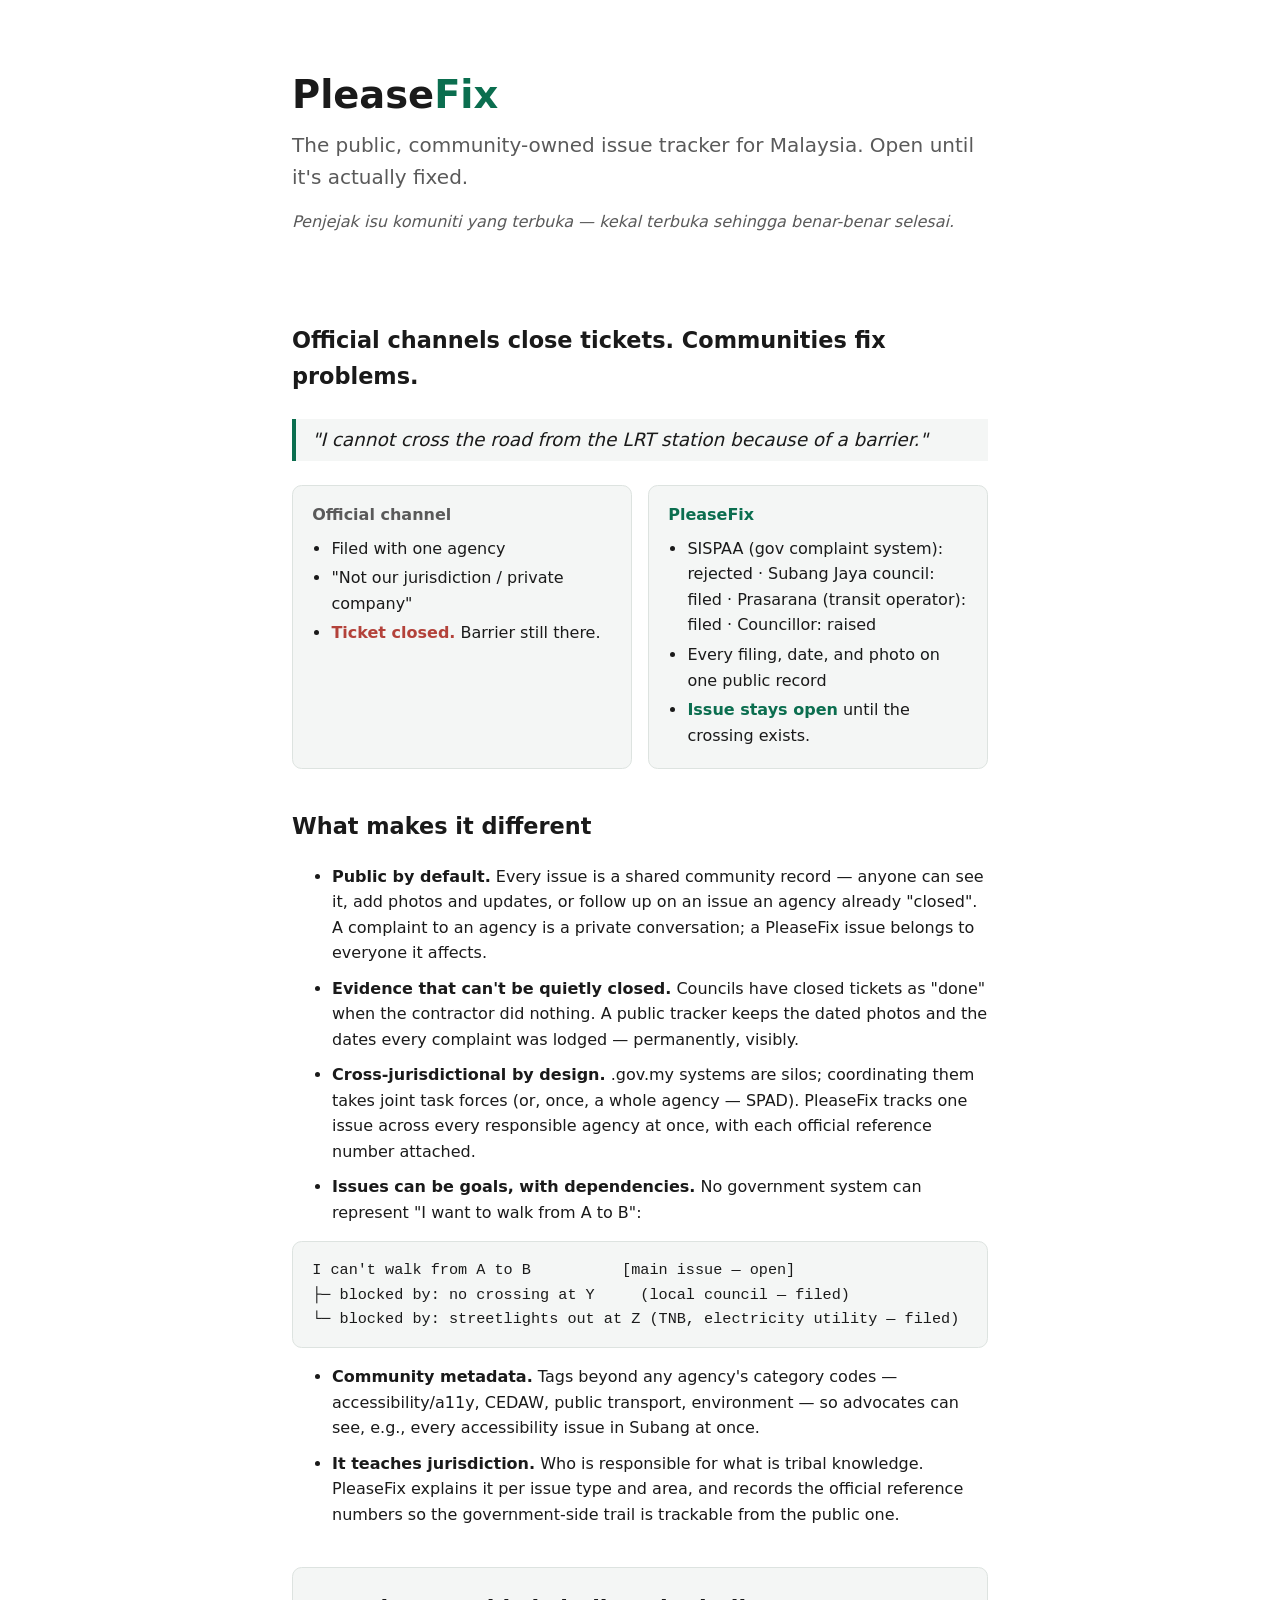
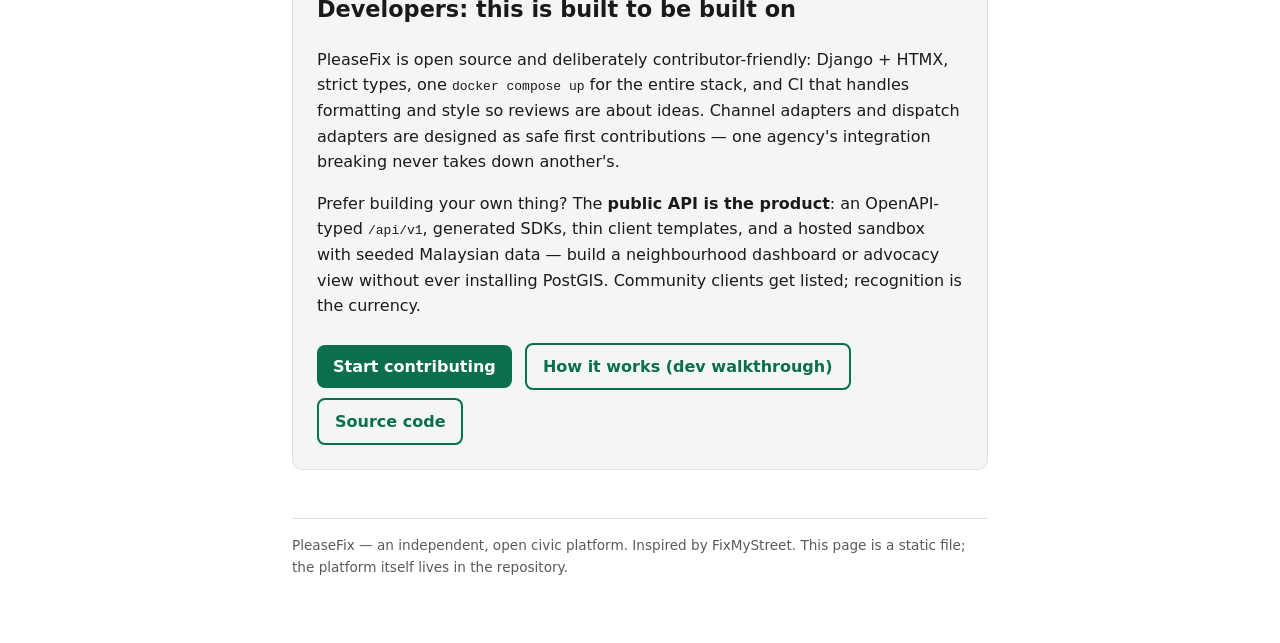
<file: site/index.html>
<!doctype html>
<html lang="en">
<head>
<meta charset="utf-8">
<meta name="viewport" content="width=device-width, initial-scale=1">
<title>PleaseFix — the public issue tracker for Malaysia</title>
<meta name="description" content="Report community problems, track every agency filing publicly, and keep issues open until they are actually fixed.">
<style>
  :root {
    --fg: #1a1a1a; --bg: #ffffff; --accent: #0b6e4f; --accent-2: #0b4f6e;
    --muted: #5a5a5a; --card: #f4f6f5; --border: #dde3e0;
  }
  @media (prefers-color-scheme: dark) {
    :root {
      --fg: #eaeaea; --bg: #121212; --accent: #4cc38a; --accent-2: #6fb6d8;
      --muted: #a0a0a0; --card: #1d211f; --border: #2e3532;
    }
  }
  * { box-sizing: border-box; }
  body { margin: 0; font-family: system-ui, -apple-system, sans-serif;
         color: var(--fg); background: var(--bg); line-height: 1.6; }
  main { max-width: 46rem; margin: 0 auto; padding: 0 1.25rem 4rem; }
  .hero { padding: 4rem 0 2rem; }
  .hero h1 { font-size: 2.4rem; margin: 0 0 .25rem; }
  .hero h1 span { color: var(--accent); }
  .hero .tagline { font-size: 1.25rem; color: var(--muted); margin: 0 0 1rem; }
  .hero .bm { font-style: italic; color: var(--muted); }
  h2 { margin-top: 2.5rem; font-size: 1.4rem; }
  .compare { display: grid; grid-template-columns: 1fr 1fr; gap: 1rem; margin: 1.5rem 0; }
  @media (max-width: 40rem) { .compare { grid-template-columns: 1fr; } }
  .card { background: var(--card); border: 1px solid var(--border);
          border-radius: .6rem; padding: 1rem 1.2rem; }
  .card h3 { margin: 0 0 .5rem; font-size: 1rem; }
  .card.official h3 { color: var(--muted); }
  .card.community h3 { color: var(--accent); }
  .card ul { margin: .3rem 0 0; padding-left: 1.2rem; }
  .card li { margin: .25rem 0; }
  .closed { color: #b3423a; font-weight: 600; }
  .open { color: var(--accent); font-weight: 600; }
  .quote { border-left: 4px solid var(--accent); padding: .4rem 1rem;
           margin: 1.5rem 0; font-size: 1.15rem; font-style: italic; background: var(--card); }
  .deps { font-family: ui-monospace, monospace; font-size: .95rem;
          background: var(--card); border: 1px solid var(--border);
          border-radius: .6rem; padding: 1rem 1.2rem; overflow-x: auto; white-space: pre; }
  .points li { margin: .6rem 0; }
  .cta { margin-top: 2.5rem; padding: 1.5rem; border-radius: .6rem;
         background: var(--card); border: 1px solid var(--border); }
  .cta h2 { margin-top: 0; }
  a { color: var(--accent-2); }
  .btn { display: inline-block; margin: .5rem .5rem 0 0; padding: .55rem 1rem;
         border-radius: .5rem; background: var(--accent); color: #fff;
         text-decoration: none; font-weight: 600; }
  .btn.alt { background: transparent; color: var(--accent);
             border: 2px solid var(--accent); }
  footer { color: var(--muted); font-size: .85rem; margin-top: 3rem;
           border-top: 1px solid var(--border); padding-top: 1rem; }
</style>
</head>
<body>
<main>
  <div class="hero">
    <h1>Please<span>Fix</span></h1>
    <p class="tagline">The public, community-owned issue tracker for Malaysia.
      Open until it's actually fixed.</p>
    <p class="bm">Penjejak isu komuniti yang terbuka — kekal terbuka sehingga benar-benar selesai.</p>
  </div>

  <h2>Official channels close tickets. Communities fix problems.</h2>
  <div class="quote">"I cannot cross the road from the LRT station because of a barrier."</div>

  <div class="compare">
    <div class="card official">
      <h3>Official channel</h3>
      <ul>
        <li>Filed with one agency</li>
        <li>"Not our jurisdiction / private company"</li>
        <li><span class="closed">Ticket closed.</span> Barrier still there.</li>
      </ul>
    </div>
    <div class="card community">
      <h3>PleaseFix</h3>
      <ul>
        <li>SISPAA (gov complaint system): rejected · Subang Jaya council: filed · Prasarana (transit operator): filed · Councillor: raised</li>
        <li>Every filing, date, and photo on one public record</li>
        <li><span class="open">Issue stays open</span> until the crossing exists.</li>
      </ul>
    </div>
  </div>

  <h2>What makes it different</h2>
  <ul class="points">
    <li><strong>Public by default.</strong> Every issue is a shared community
      record — anyone can see it, add photos and updates, or follow up on an
      issue an agency already "closed". A complaint to an agency is a private
      conversation; a PleaseFix issue belongs to everyone it affects.</li>
    <li><strong>Evidence that can't be quietly closed.</strong> Councils have
      closed tickets as "done" when the contractor did nothing. A public
      tracker keeps the dated photos and the dates every complaint was lodged
      — permanently, visibly.</li>
    <li><strong>Cross-jurisdictional by design.</strong> .gov.my systems are
      silos; coordinating them takes joint task forces (or, once, a whole
      agency — SPAD). PleaseFix tracks one issue across every responsible
      agency at once, with each official reference number attached.</li>
    <li><strong>Issues can be goals, with dependencies.</strong> No government
      system can represent "I want to walk from A to B":</li>
  </ul>

  <div class="deps">I can't walk from A to B          [main issue — open]
├─ blocked by: no crossing at Y     (local council — filed)
└─ blocked by: streetlights out at Z (TNB, electricity utility — filed)</div>

  <ul class="points">
    <li><strong>Community metadata.</strong> Tags beyond any agency's
      category codes — accessibility/a11y, CEDAW, public transport,
      environment — so advocates can see, e.g., every accessibility issue in
      Subang at once.</li>
    <li><strong>It teaches jurisdiction.</strong> Who is responsible for what
      is tribal knowledge. PleaseFix explains it per issue type and area, and
      records the official reference numbers so the government-side trail is
      trackable from the public one.</li>
  </ul>

  <div class="cta">
    <h2>Developers: this is built to be built on</h2>
    <p>PleaseFix is open source and deliberately contributor-friendly:
      Django + HTMX, strict types, one <code>docker compose up</code> for the
      entire stack, and CI that handles formatting and style so reviews are
      about ideas. Channel adapters and dispatch adapters are designed as
      safe first contributions — one agency's integration breaking never
      takes down another's.</p>
    <p>Prefer building your own thing? The <strong>public API is the
      product</strong>: an OpenAPI-typed <code>/api/v1</code>, generated
      SDKs, thin client templates, and a hosted sandbox with seeded
      Malaysian data — build a neighbourhood dashboard or advocacy view
      without ever installing PostGIS. Community clients get listed;
      recognition is the currency.</p>
    <a class="btn" href="contribute.html">Start contributing</a>
    <a class="btn alt" href="dev.html">How it works (dev walkthrough)</a>
    <a class="btn alt" href="https://github.com/pleasefix-1/pleasefix">Source code</a>
  </div>

  <footer>
    PleaseFix — an independent, open civic platform. Inspired by
    FixMyStreet. This page is a static file; the platform itself lives in
    the repository.
  </footer>
</main>
</body>
</html>
</file>
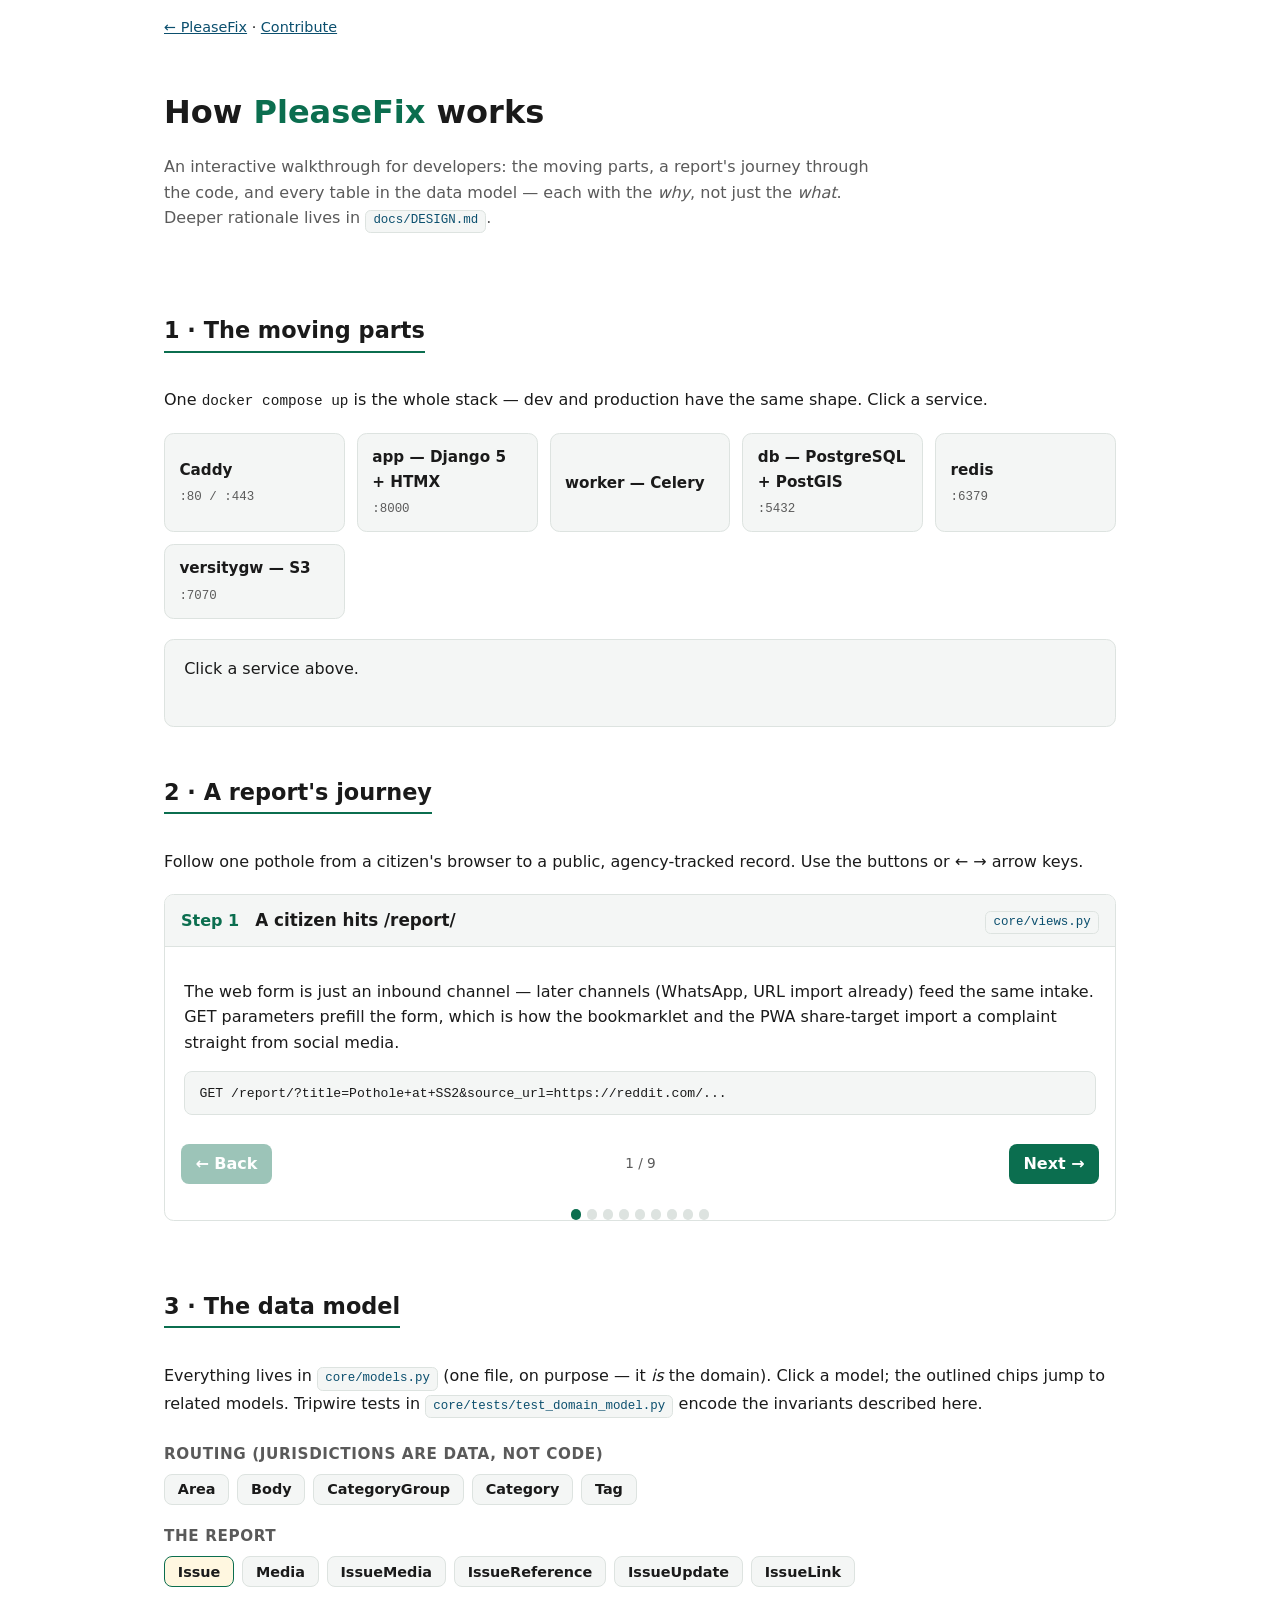
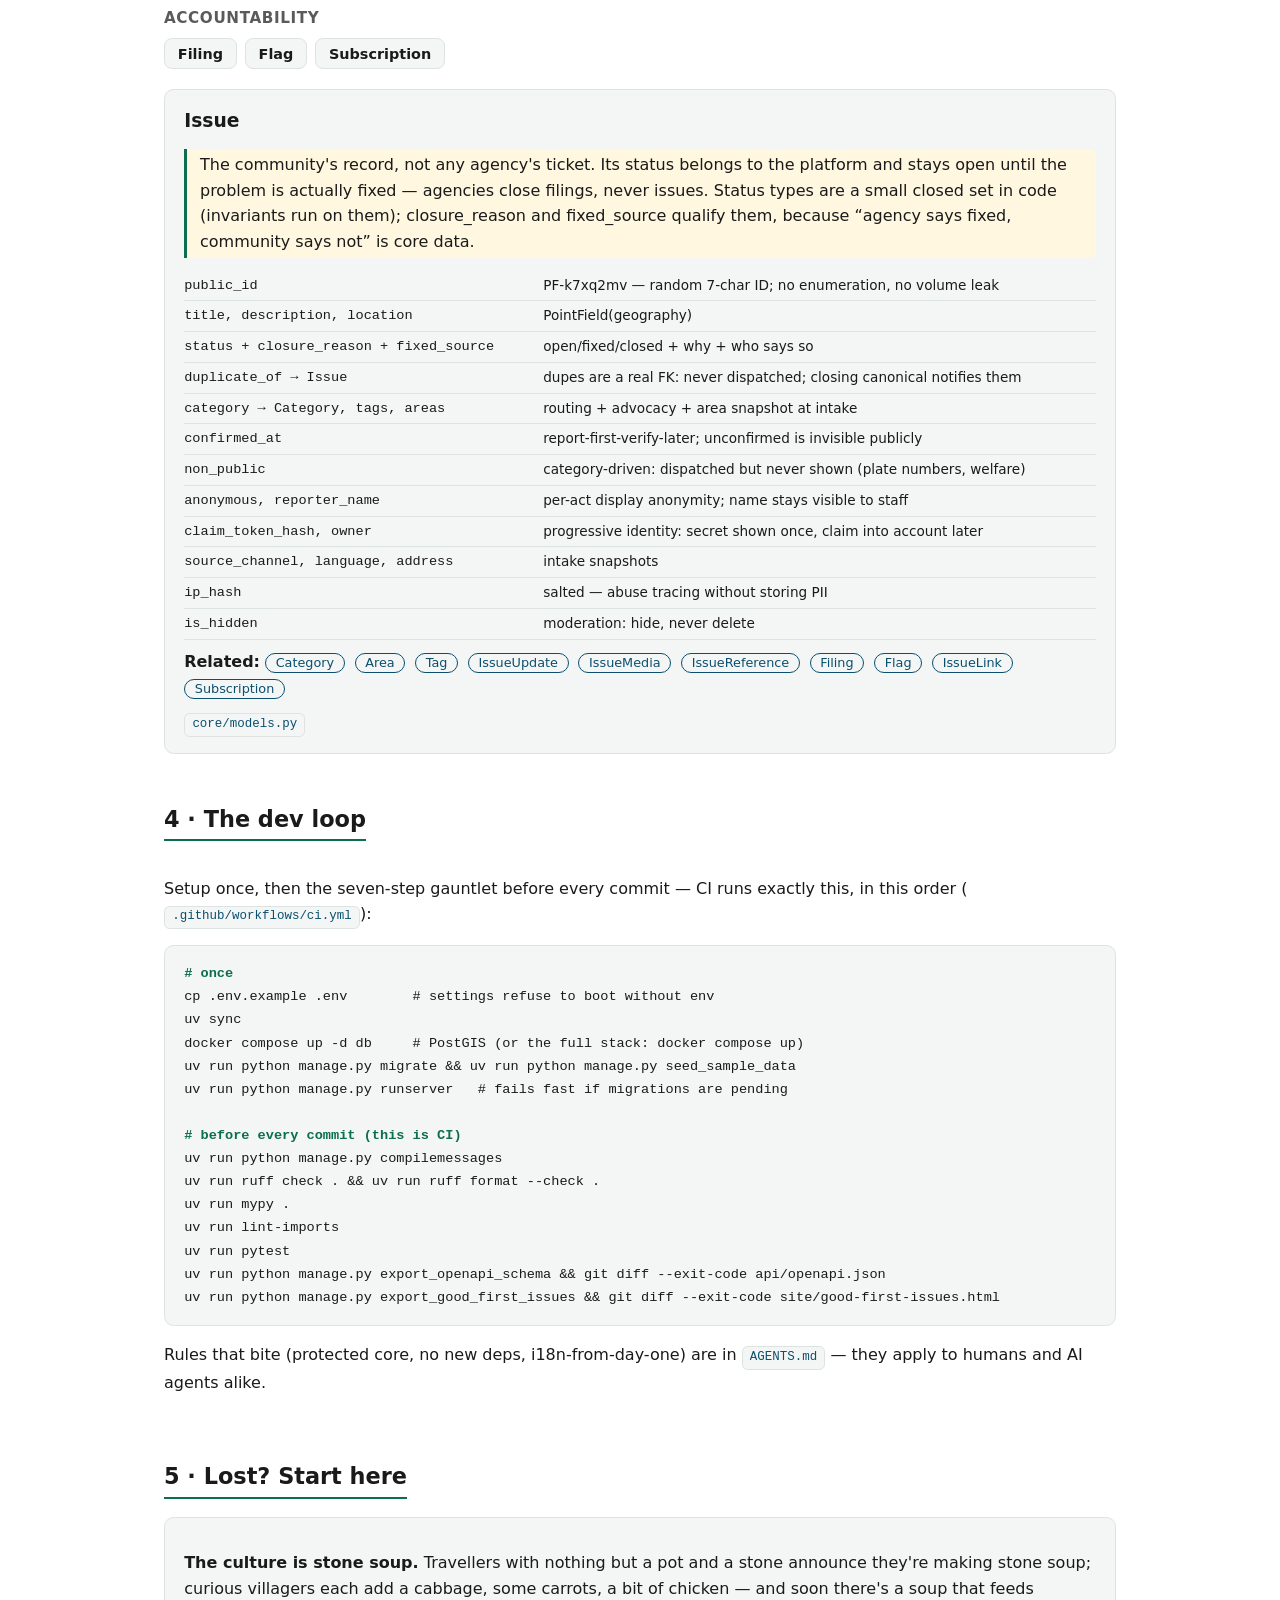
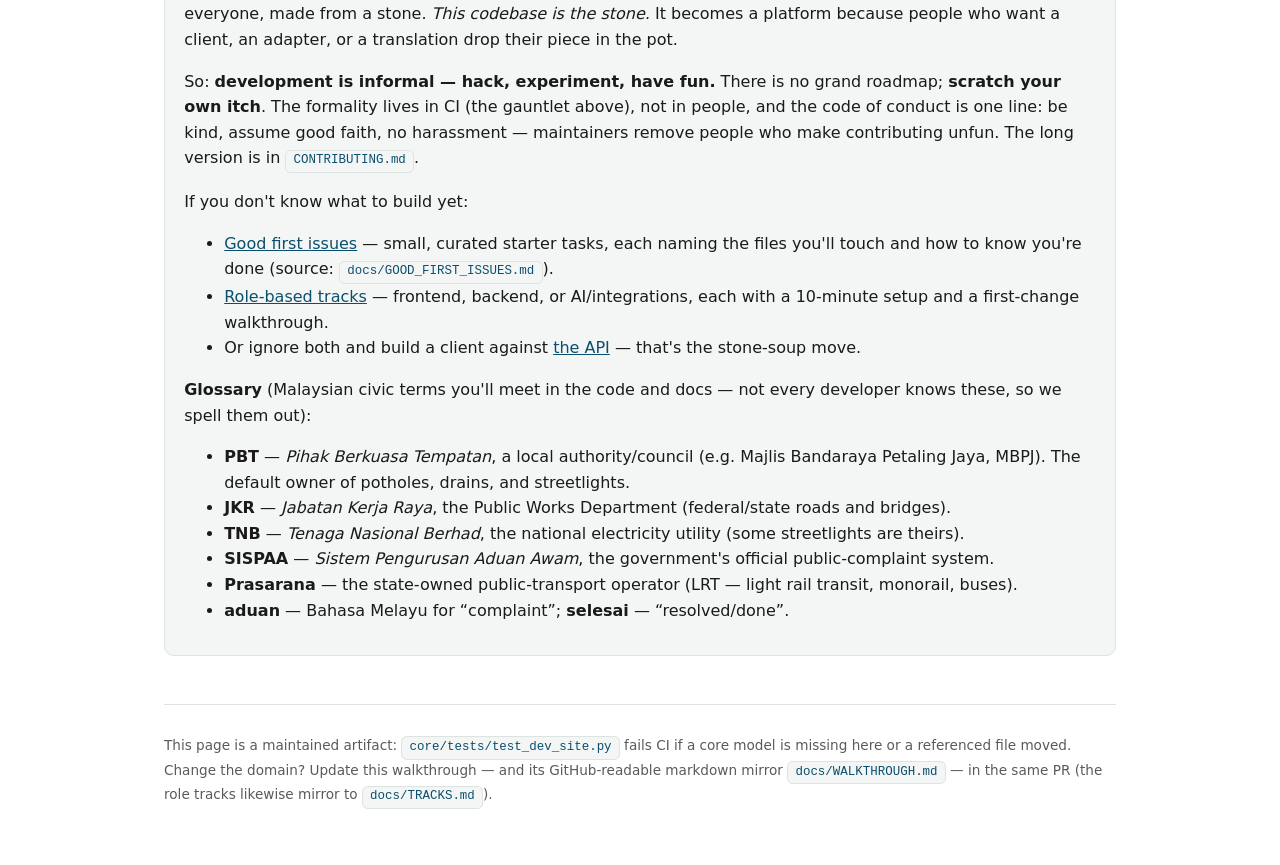
<file: site/dev.html>
<!doctype html>
<html lang="en">
<head>
<meta charset="utf-8">
<meta name="viewport" content="width=device-width, initial-scale=1">
<title>How PleaseFix works — developer walkthrough</title>
<meta name="description" content="Interactive walkthrough of the PleaseFix architecture, a report's journey through the code, and the full data model.">
<!--
  MAINTAINED ARTIFACT: this page is kept in sync with the code by
  core/tests/test_dev_site.py — every core model must appear as a
  data-model card, and every data-file reference must exist on disk.
  When you change the domain model or move files, update this page in
  the same PR (see AGENTS.md).
-->
<style>
  :root {
    --fg: #1a1a1a; --bg: #ffffff; --accent: #0b6e4f; --accent-2: #0b4f6e;
    --muted: #5a5a5a; --card: #f4f6f5; --border: #dde3e0; --hl: #fff7e0;
  }
  @media (prefers-color-scheme: dark) {
    :root {
      --fg: #eaeaea; --bg: #121212; --accent: #4cc38a; --accent-2: #6fb6d8;
      --muted: #a0a0a0; --card: #1d211f; --border: #2e3532; --hl: #2a2618;
    }
  }
  * { box-sizing: border-box; }
  body { margin: 0; font-family: system-ui, -apple-system, sans-serif;
         color: var(--fg); background: var(--bg); line-height: 1.6; }
  main { max-width: 62rem; margin: 0 auto; padding: 0 1.25rem 4rem; }
  .hero { padding: 3rem 0 1rem; }
  .hero h1 { font-size: 2rem; margin: 0 0 .25rem; }
  .hero h1 span { color: var(--accent); }
  .hero p { color: var(--muted); max-width: 46rem; }
  nav.crumbs { padding-top: 1rem; font-size: .9rem; }
  h2 { margin-top: 3rem; font-size: 1.4rem; border-bottom: 2px solid var(--accent);
       display: inline-block; padding-bottom: .1rem; }
  a { color: var(--accent-2); }
  code, .mono { font-family: ui-monospace, SFMono-Regular, monospace; font-size: .9em; }
  .filetag { display: inline-block; font-family: ui-monospace, monospace; font-size: .78rem;
             background: var(--card); border: 1px solid var(--border); border-radius: .35rem;
             padding: .05rem .45rem; color: var(--accent-2); white-space: nowrap; }
  .card { background: var(--card); border: 1px solid var(--border);
          border-radius: .6rem; padding: 1rem 1.2rem; }

  /* Architecture map */
  .arch { display: grid; grid-template-columns: repeat(auto-fit, minmax(11rem, 1fr));
          gap: .75rem; margin: 1.25rem 0; }
  .svc { cursor: pointer; border: 1px solid var(--border); border-radius: .6rem;
         padding: .7rem .9rem; background: var(--card); transition: border-color .15s;
         color: inherit; font: inherit; text-align: left; }
  .svc:hover, .svc:focus-visible { border-color: var(--accent); }
  .svc.active { border-color: var(--accent); background: var(--hl); }
  .svc h3 { margin: 0; font-size: .95rem; }
  .svc .port { color: var(--muted); font-size: .78rem; font-family: ui-monospace, monospace; }
  #arch-detail { min-height: 5.5rem; }

  /* Journey stepper */
  .stepper { border: 1px solid var(--border); border-radius: .6rem; overflow: hidden;
             margin: 1.25rem 0; }
  .step-head { display: flex; align-items: center; gap: 1rem; padding: .7rem 1rem;
               background: var(--card); border-bottom: 1px solid var(--border); }
  .step-head .n { font-weight: 700; color: var(--accent); white-space: nowrap; }
  .step-head h3 { margin: 0; font-size: 1.05rem; flex: 1; }
  .step-body { padding: 1rem 1.2rem; }
  .step-body pre { background: var(--card); border: 1px solid var(--border);
                   border-radius: .5rem; padding: .7rem .9rem; overflow-x: auto;
                   font-size: .82rem; line-height: 1.45; }
  .step-nav { display: flex; gap: .5rem; padding: 0 1rem 1rem; align-items: center; }
  .step-nav .spacer { flex: 1; color: var(--muted); font-size: .85rem; text-align: center; }
  .btn { display: inline-block; padding: .45rem .9rem; border-radius: .5rem;
         background: var(--accent); color: #fff; border: none; font: inherit;
         font-weight: 600; cursor: pointer; }
  .btn[disabled] { opacity: .4; cursor: default; }
  .dots { display: flex; gap: .35rem; justify-content: center; padding: .6rem 0 0; }
  .dots button { width: .65rem; height: .65rem; border-radius: 50%; border: none;
                 background: var(--border); cursor: pointer; padding: 0; }
  .dots button.on { background: var(--accent); }

  /* Model explorer */
  .model-groups { display: grid; grid-template-columns: 1fr; gap: 1rem; margin: 1.25rem 0; }
  .mgroup h3 { margin: .2rem 0 .5rem; font-size: .95rem; color: var(--muted);
               text-transform: uppercase; letter-spacing: .04em; }
  .mrow { display: flex; flex-wrap: wrap; gap: .5rem; }
  .mcard { cursor: pointer; border: 1px solid var(--border); border-radius: .5rem;
           padding: .4rem .8rem; background: var(--card); font-weight: 600;
           font-size: .9rem; transition: border-color .15s;
           color: inherit; font-family: inherit; }
  .mcard:hover, .mcard:focus-visible { border-color: var(--accent); }
  .mcard.active { border-color: var(--accent); background: var(--hl); }
  #model-detail { margin-top: 1rem; }
  #model-detail h3 { margin: 0 0 .2rem; }
  #model-detail .why { border-left: 3px solid var(--accent); padding: .2rem .8rem;
                       margin: .8rem 0; background: var(--hl); border-radius: 0 .4rem .4rem 0; }
  #model-detail table { border-collapse: collapse; width: 100%; font-size: .85rem; margin: .6rem 0; }
  #model-detail td { padding: .25rem .6rem .25rem 0; vertical-align: top;
                     border-bottom: 1px solid var(--border); }
  #model-detail td:first-child { font-family: ui-monospace, monospace; white-space: nowrap; }
  .rel { display: inline-block; margin: .15rem .3rem .15rem 0; padding: .1rem .6rem;
         border: 1px solid var(--accent-2); border-radius: 1rem; color: var(--accent-2);
         font-size: .8rem; cursor: pointer; background: none; font-family: inherit; }
  .rel:hover { background: var(--card); }

  /* Dev loop */
  .cmds { font-family: ui-monospace, monospace; font-size: .85rem; background: var(--card);
          border: 1px solid var(--border); border-radius: .6rem; padding: 1rem 1.2rem;
          overflow-x: auto; white-space: pre; line-height: 1.7; }
  .cmds b { color: var(--accent); }
  footer { color: var(--muted); font-size: .85rem; margin-top: 3rem;
           border-top: 1px solid var(--border); padding-top: 1rem; }
</style>
</head>
<body>
<main>
  <nav class="crumbs"><a href="index.html">← PleaseFix</a> · <a href="contribute.html">Contribute</a></nav>
  <div class="hero">
    <h1>How <span>PleaseFix</span> works</h1>
    <p>An interactive walkthrough for developers: the moving parts, a
    report's journey through the code, and every table in the data model —
    each with the <em>why</em>, not just the <em>what</em>. Deeper rationale
    lives in <span class="filetag" data-file="docs/DESIGN.md">docs/DESIGN.md</span>.</p>
  </div>

  <h2>1 · The moving parts</h2>
  <p>One <code>docker compose up</code> is the whole stack — dev and
  production have the same shape. Click a service.</p>
  <div class="arch" id="arch"></div>
  <div class="card" id="arch-detail">Click a service above.</div>

  <h2>2 · A report's journey</h2>
  <p>Follow one pothole from a citizen's browser to a public,
  agency-tracked record. Use the buttons or ← → arrow keys.</p>
  <div class="stepper" id="stepper">
    <div class="step-head"><span class="n" id="step-n"></span><h3 id="step-title"></h3><span id="step-file"></span></div>
    <div class="step-body" id="step-body"></div>
    <div class="step-nav">
      <button class="btn" id="prev">← Back</button>
      <span class="spacer" id="step-count"></span>
      <button class="btn" id="next">Next →</button>
    </div>
    <div class="dots" id="dots"></div>
  </div>

  <h2>3 · The data model</h2>
  <p>Everything lives in
  <span class="filetag" data-file="core/models.py">core/models.py</span>
  (one file, on purpose — it <em>is</em> the domain). Click a model; the
  outlined chips jump to related models. Tripwire tests in
  <span class="filetag" data-file="core/tests/test_domain_model.py">core/tests/test_domain_model.py</span>
  encode the invariants described here.</p>
  <div class="model-groups" id="model-groups"></div>
  <div class="card" id="model-detail">Click a model above.</div>

  <h2>4 · The dev loop</h2>
  <p>Setup once, then the seven-step gauntlet before every commit — CI
  runs exactly this, in this order
  (<span class="filetag" data-file=".github/workflows/ci.yml">.github/workflows/ci.yml</span>):</p>
  <div class="cmds"><b># once</b>
cp .env.example .env        # settings refuse to boot without env
uv sync
docker compose up -d db     # PostGIS (or the full stack: docker compose up)
uv run python manage.py migrate && uv run python manage.py seed_sample_data
uv run python manage.py runserver   # fails fast if migrations are pending

<b># before every commit (this is CI)</b>
uv run python manage.py compilemessages
uv run ruff check . && uv run ruff format --check .
uv run mypy .
uv run lint-imports
uv run pytest
uv run python manage.py export_openapi_schema && git diff --exit-code api/openapi.json
uv run python manage.py export_good_first_issues && git diff --exit-code site/good-first-issues.html</div>
  <p>Rules that bite (protected core, no new deps, i18n-from-day-one) are in
  <span class="filetag" data-file="AGENTS.md">AGENTS.md</span> — they apply
  to humans and AI agents alike.</p>

  <h2>5 · Lost? Start here</h2>
  <div class="card">
    <p><strong>The culture is stone soup.</strong> Travellers with
    nothing but a pot and a stone announce they're making stone soup;
    curious villagers each add a cabbage, some carrots, a bit of
    chicken — and soon there's a soup that feeds everyone, made from a
    stone. <em>This codebase is the stone.</em> It becomes a platform
    because people who want a client, an adapter, or a translation drop
    their piece in the pot.</p>
    <p>So: <strong>development is informal — hack, experiment, have
    fun.</strong> There is no grand roadmap; <strong>scratch your own
    itch</strong>. The formality lives in CI (the gauntlet above), not
    in people, and the code of conduct is one line: be kind, assume
    good faith, no harassment — maintainers remove people who make
    contributing unfun. The long version is in
    <span class="filetag" data-file="CONTRIBUTING.md">CONTRIBUTING.md</span>.</p>
    <p>If you don't know what to build yet:</p>
    <ul>
      <li><a href="good-first-issues.html">Good first issues</a> —
        small, curated starter tasks, each naming the files you'll touch
        and how to know you're done
        (source: <span class="filetag" data-file="docs/GOOD_FIRST_ISSUES.md">docs/GOOD_FIRST_ISSUES.md</span>).</li>
      <li><a href="contribute.html">Role-based tracks</a> — frontend,
        backend, or AI/integrations, each with a 10-minute setup and a
        first-change walkthrough.</li>
      <li>Or ignore both and build a client against
        <a href="/api/v1/docs">the API</a> — that's the stone-soup move.</li>
    </ul>
    <p><strong>Glossary</strong> (Malaysian civic terms you'll meet in the
    code and docs — not every developer knows these, so we spell them out):</p>
    <ul>
      <li><strong>PBT</strong> — <em>Pihak Berkuasa Tempatan</em>, a local
        authority/council (e.g. Majlis Bandaraya Petaling Jaya, MBPJ).
        The default owner of potholes, drains, and streetlights.</li>
      <li><strong>JKR</strong> — <em>Jabatan Kerja Raya</em>, the Public
        Works Department (federal/state roads and bridges).</li>
      <li><strong>TNB</strong> — <em>Tenaga Nasional Berhad</em>, the
        national electricity utility (some streetlights are theirs).</li>
      <li><strong>SISPAA</strong> — <em>Sistem Pengurusan Aduan Awam</em>,
        the government's official public-complaint system.</li>
      <li><strong>Prasarana</strong> — the state-owned public-transport
        operator (LRT — light rail transit, monorail, buses).</li>
      <li><strong>aduan</strong> — Bahasa Melayu for “complaint”;
        <strong>selesai</strong> — “resolved/done”.</li>
    </ul>
  </div>

  <footer>
    <p>This page is a maintained artifact: <span class="filetag"
    data-file="core/tests/test_dev_site.py">core/tests/test_dev_site.py</span>
    fails CI if a core model is missing here or a referenced file moved.
    Change the domain? Update this walkthrough — and its GitHub-readable
    markdown mirror <span class="filetag"
    data-file="docs/WALKTHROUGH.md">docs/WALKTHROUGH.md</span> — in the
    same PR (the role tracks likewise mirror to <span class="filetag"
    data-file="docs/TRACKS.md">docs/TRACKS.md</span>).</p>
  </footer>
</main>

<script>
"use strict";

/* ---------------- architecture ---------------- */
const SERVICES = [
  {id:"caddy", name:"Caddy", port:":80 / :443",
   what:"Reverse proxy with automatic TLS. Also serves the map's PMTiles as a static file (range requests) and proxies the S3 route — a known-good stanza, because aws-chunked uploads through naive proxies fail with SignatureDoesNotMatch.",
   file:"Caddyfile"},
  {id:"app", name:"app — Django 5 + HTMX", port:":8000",
   what:"The reference client and the API in one process: server-rendered templates (vendored HTMX, no npm) and django-ninja under /api/v1/. Strict mypy, GeoDjango. In dev it runs the fail-fast runserver; in production, gunicorn.",
   file:"config/settings.py"},
  {id:"worker", name:"worker — Celery", port:"",
   what:"Background jobs: notifications, image processing, dispatch. Same image as app, different command. Queue lives in Redis.",
   file:"config/celery.py"},
  {id:"db", name:"db — PostgreSQL + PostGIS", port:":5432",
   what:"The single database. Spatial queries are first-class: point-in-polygon routing (which council covers this pothole?) is a WHERE clause, not a service. No polyglot persistence, ever.",
   file:"compose.yaml"},
  {id:"redis", name:"redis", port:":6379",
   what:"Celery broker + shared cache. The abuse throttles live here — per-process caching would make rate limits ineffective across workers, which is why production refuses to boot without REDIS_URL.",
   file:"core/abuse.py"},
  {id:"s3", name:"versitygw — S3", port:":7070",
   what:"Bundled S3 gateway (Apache-2.0) with a posix backend: photos are plain files on disk — rsync-able, recoverable without the gateway. The app speaks only dumb S3 (put/get/presign/delete) so any S3 works.",
   file:"compose.yaml"},
];
const arch = document.getElementById("arch");
const archDetail = document.getElementById("arch-detail");
SERVICES.forEach(s => {
  const el = document.createElement("button");
  el.className = "svc"; el.type = "button";
  el.innerHTML = `<h3>${s.name}</h3><span class="port">${s.port}</span>`;
  el.addEventListener("click", () => {
    arch.querySelectorAll(".svc").forEach(x => x.classList.remove("active"));
    el.classList.add("active");
    archDetail.innerHTML = `<strong>${s.name}</strong> — ${s.what}
      <div style="margin-top:.4rem"><span class="filetag">${s.file}</span></div>`;
  });
  arch.appendChild(el);
});

/* ---------------- journey ---------------- */
const STEPS = [
  {t:"A citizen hits /report/", f:"core/views.py",
   b:`<p>The web form is just an inbound channel — later channels
   (WhatsApp, URL import already) feed the same intake. GET parameters
   prefill the form, which is how the bookmarklet and the PWA
   share-target import a complaint straight from social media.</p>
   <pre>GET /report/?title=Pothole+at+SS2&source_url=https://reddit.com/...</pre>`},
  {t:"Abuse checks — no login required", f:"core/abuse.py",
   b:`<p>No account is needed to report, so abuse control is layered
   instead: a honeypot field silently drops bots (they see success), and
   per-IP throttles use <strong>salted IP hashes</strong> — raw IPs are
   never stored (PDPA). Spam that gets through is handled by community
   flags later, not by adding login friction here.</p>`},
  {t:"create_report() — the only way issues are born", f:"core/models.py",
   b:`<p>One manager method makes every issue, whatever the channel:</p>
   <pre>issue, claim_token = Issue.objects.create_report(
    title=..., description=..., longitude=..., latitude=...,
    category=..., anonymous=..., source_channel="web", ...)</pre>
   <p>It allocates the public ID (<code>PF-k7xq2mv</code> — random, no
   enumeration), hashes the claim token, and <strong>snapshots the areas
   covering the point</strong> — boundaries get redrawn, history must not.</p>`},
  {t:"Routing: point → areas → bodies → categories", f:"core/models.py",
   b:`<p><code>Category.objects.for_point(location)</code> returns what the
   reporter can pick: the union of categories from <em>every</em> active
   body whose area covers the point. Overlap — a Pihak Berkuasa
   Tempatan (PBT, the local council), Jabatan Kerja Raya (JKR, the
   Public Works Department), and Tenaga Nasional Berhad (TNB, the
   electricity utility) all at one
   spot) is the normal case. Zero matches is accepted and marked, never
   rejected — "we don't know who owns this yet" is honest data.</p>`},
  {t:"The claim token — shown once, never stored", f:"core/models.py",
   b:`<p>The response shows a one-time reporter secret. Only its salted
   hash is stored. It proves "I am the original reporter" on follow-ups
   (✓ badge) and later claims the report into an account — identity is
   progressive: <strong>the report comes first</strong>, signup is
   optional and later. Claimed reports are harder to flag-bomb
   (threshold 5 vs 3).</p>`},
  {t:"Public means public() — one gate for everything", f:"core/models.py",
   b:`<p>Every list, map, page, and API response goes through
   <code>Issue.objects.public()</code>, which excludes hidden (moderated),
   unconfirmed, and non-public issues <em>at the database</em>. There is
   no second visibility code path to forget.</p>
   <pre>def public(self):
    return self.filter(is_hidden=False, non_public=False,
                       confirmed_at__isnull=False)</pre>`},
  {t:"The conversation: updates, flags, auto-hide", f:"core/views.py",
   b:`<p>Anyone can add a follow-up (<code>IssueUpdate</code>) — more
   photos, "still broken", "contractor came". Anyone can flag abuse;
   flags are deduped per submitter, and enough distinct flags
   <strong>hide (never delete)</strong> the content pending human review.
   An update can also carry the status transition it caused, so state
   changes are public, attributed record entries.</p>`},
  {t:"Filings: the community record vs agency tickets", f:"core/models.py",
   b:`<p>Each official complaint is a <code>Filing</code> — one per
   (issue, body), many per issue: <em>the Subang Jaya city council:
   filed · Prasarana (the public-transport operator): filed · SISPAA
   (the government's public-complaint system): ref ADU-12345</em>. The agency closing its ticket updates
   <strong>that filing only</strong>. The issue stays open until the
   problem is actually fixed — that is the whole point of the platform
   (see <a href="index.html">why</a>).</p>`},
  {t:"The same story via the API", f:"api/v1.py",
   b:`<p>The first-party app is just the reference client.
   <code>/api/v1/issues</code> serves the identical public() data, and the
   OpenAPI schema (<code>api/openapi.json</code>) is a reviewed artifact —
   CI fails if the API surface changes without the schema diff being
   committed. Build your own client against it.</p>`},
];
let step = 0;
const stepN = document.getElementById("step-n"), stepT = document.getElementById("step-title"),
      stepF = document.getElementById("step-file"), stepB = document.getElementById("step-body"),
      stepC = document.getElementById("step-count"), dots = document.getElementById("dots"),
      prev = document.getElementById("prev"), next = document.getElementById("next");
STEPS.forEach((_, i) => {
  const d = document.createElement("button");
  d.addEventListener("click", () => { step = i; renderStep(); });
  dots.appendChild(d);
});
function renderStep() {
  const s = STEPS[step];
  stepN.textContent = `Step ${step + 1}`;
  stepT.textContent = s.t;
  stepF.innerHTML = `<span class="filetag">${s.f}</span>`;
  stepB.innerHTML = s.b;
  stepC.textContent = `${step + 1} / ${STEPS.length}`;
  prev.disabled = step === 0;
  next.disabled = step === STEPS.length - 1;
  dots.querySelectorAll("button").forEach((b, i) => b.classList.toggle("on", i === step));
}
prev.addEventListener("click", () => { if (step > 0) { step--; renderStep(); } });
next.addEventListener("click", () => { if (step < STEPS.length - 1) { step++; renderStep(); } });
document.addEventListener("keydown", e => {
  if (e.key === "ArrowLeft" && step > 0) { step--; renderStep(); }
  if (e.key === "ArrowRight" && step < STEPS.length - 1) { step++; renderStep(); }
});
renderStep();

/* ---------------- data model ----------------
   Every concrete model in core/ must appear here with a data-model
   attribute — core/tests/test_dev_site.py enforces it. */
const MODELS = {
  Area: {group:"Routing (jurisdictions are data, not code)",
    why:"Point → areas → bodies is how a report finds its agencies. Boundaries get redrawn, so rows are versioned: a redraw creates new rows with a bumped generation and deactivates the old — historical issues keep their snapshot.",
    fields:[["name, kind","state / district / council / other"],
            ["boundary","MultiPolygon (SRID 4326) — point-in-polygon via covers"],
            ["generation, is_active","boundary versioning"],
            ["external_code","gov code, for imports"]],
    rels:["Body","Issue"]},
  Body: {group:"Routing (jurisdictions are data, not code)",
    why:"An agency: a Pihak Berkuasa Tempatan (PBT — local council), Jabatan Kerja Raya (JKR — Public Works), Tenaga Nasional Berhad (TNB — electricity), Prasarana (public transport)… dispatch_email is the delivery floor — most Malaysian agencies are an inbox, and that's fine.",
    fields:[["name, slug",""],["dispatch_email","email adapter floor; category can override"],
            ["areas","M2M to Area — which ground it covers"],["is_active",""]],
    rels:["Area","Category","Filing"]},
  CategoryGroup: {group:"Routing (jurisdictions are data, not code)",
    why:"Two-level dropdown. Malaysian local-council (PBT) complaint taxonomies are large; a flat list dies at ~30 entries.",
    fields:[["name, order",""]], rels:["Category"]},
  Category: {group:"Routing (jurisdictions are data, not code)",
    why:"A per-body join, NOT a global taxonomy — unique on (body, name). The reporter sees the union across all bodies covering their point, because local council + Public Works (JKR) + the electricity utility (TNB) overlapping at one point is the normal case. A global category table with one agency FK would not survive contact with reality.",
    fields:[["body → Body","the join that matters"],
            ["name, group","unique per body"],
            ["state","confirmed / unconfirmed / inactive — unconfirmed holds dispatch; soft-delete only"],
            ["dispatch_email","overrides the body's (one council might take rubbish by email but roads via SISPAA)"],
            ["photo_required, non_public, prefer_if_multiple","per-category behaviour flags"],
            ["sispaa_category","mapping into the taxonomy of SISPAA, the government's public-complaint system"],
            ["extra_fields","typed extra-questions schema; answers land on Issue.extra_answers"]],
    rels:["Body","CategoryGroup","Issue"]},
  Tag: {group:"Routing (jurisdictions are data, not code)",
    why:"Free-form community tags (a11y, CEDAW, public-transport). The advocacy/discovery axis, deliberately separate from routed categories — categories route to agencies, tags serve views like “all a11y issues in Subang”.",
    fields:[["name","unique slug"]], rels:["Issue"]},

  Issue: {group:"The report",
    why:"The community's record, not any agency's ticket. Its status belongs to the platform and stays open until the problem is actually fixed — agencies close filings, never issues. Status types are a small closed set in code (invariants run on them); closure_reason and fixed_source qualify them, because “agency says fixed, community says not” is core data.",
    fields:[["public_id","PF-k7xq2mv — random 7-char ID; no enumeration, no volume leak"],
            ["title, description, location","PointField(geography)"],
            ["status + closure_reason + fixed_source","open/fixed/closed + why + who says so"],
            ["duplicate_of → Issue","dupes are a real FK: never dispatched; closing canonical notifies them"],
            ["category → Category, tags, areas","routing + advocacy + area snapshot at intake"],
            ["confirmed_at","report-first-verify-later; unconfirmed is invisible publicly"],
            ["non_public","category-driven: dispatched but never shown (plate numbers, welfare)"],
            ["anonymous, reporter_name","per-act display anonymity; name stays visible to staff"],
            ["claim_token_hash, owner","progressive identity: secret shown once, claim into account later"],
            ["source_channel, language, address","intake snapshots"],
            ["ip_hash","salted — abuse tracing without storing PII"],
            ["is_hidden","moderation: hide, never delete"]],
    rels:["Category","Area","Tag","IssueUpdate","IssueMedia","IssueReference","Filing","Flag","IssueLink","Subscription"]},
  Media: {group:"The report",
    why:"A photo or video file, decoupled from any one issue so it can back several reports (phase 2). Dated photos+videos are the evidence trail official channels don't keep public. kind drives rendering (image → <img>, video → <video>); the copy always lives on our own storage, even when pulled in by a social-media import. Ownership: direct uploads belong to their uploader (a logged-in user, else the anonymous session) and only the owner may reuse them; imported media is origin=import with ownership left dangling for admins to assign.",
    fields:[["file","image or video, stored via S3 (dev: local disk)"],
            ["kind","image / video"],["origin","upload / import"],
            ["uploaded_by, owner_token","reuse ownership (token survives login); both blank for imports"]],
    rels:["IssueMedia"]},
  IssueMedia: {group:"The report",
    why:"Join between Issue and Media: one issue shows many media, one media can back many issues. Proxies file/kind so templates and the API keep reading issue.media unchanged.",
    fields:[["issue → Issue, media → Media",""],["order","display order within the issue"]],
    rels:["Issue","Media"]},
  IssueReference: {group:"The report",
    why:"An external link attached to an issue — the original social-media post, a news article, an agency's public ticket page. Rendered as clickable chips. Distinct from IssueLink (issue↔issue dependency): this points OUT of the platform.",
    fields:[["issue → Issue",""],["url","the external link"],
            ["label","optional; falls back to the platform name (Instagram…)"]], rels:["Issue"]},
  IssueUpdate: {group:"The report",
    why:"The public conversation: more evidence, “still broken”, “contractor came today”. An update can carry the status transition it caused — staff and verified-reporter state changes are public, attributed audit entries, free of charge.",
    fields:[["issue → Issue",""],["text, author_name, photo",""],
            ["new_status","the transition this update caused, if any"],
            ["by_reporter","verified via the reporter secret or owning account — ✓ badge"],
            ["is_hidden, ip_hash","same moderation + abuse model as issues"]],
    rels:["Issue","Flag"]},
  IssueLink: {group:"The report",
    why:"Blocks/blocked-by between issues. Citizens have goals, not category codes: “I can't walk from A to B” is blocked by “no crossing at Y” and “lights out at Z” — each possibly a different agency. Government systems cannot represent this; we can.",
    fields:[["blocker → Issue, blocked → Issue","unique pair, no self-links (DB constraints)"]],
    rels:["Issue"]},

  Filing: {group:"Accountability",
    why:"One official filing with one body — many per issue, because cross-jurisdictional is the design. Carries the agency's reference number and THEIR status. Once dispatched, the agency system is system-of-record for that filing only: a filing closing never auto-closes the issue. Also records community-filed complaints, including free-text targets (“local councillor”).",
    fields:[["issue → Issue, body → Body","body nullable — target_name for unmodeled targets"],
            ["channel","email / sispaa / manual"],
            ["status","recorded → queued → sent → acknowledged → in_progress → closed-by-agency (send-state ≠ issue status)"],
            ["external_reference, external_status, last_synced_at","their ticket, their words"],
            ["attempts, last_error","dispatch retry bookkeeping (framework owns retries)"]],
    rels:["Issue","Body"]},
  Flag: {group:"Accountability",
    why:"“Report abuse” by anyone, no login. Deduped per submitter (salted IP hash, DB constraint); enough distinct flags auto-hide the content pending review — hidden, never deleted. Claimed/verified content needs 5 flags instead of 3: identity buys abuse resistance.",
    fields:[["issue → Issue OR update → IssueUpdate","exactly one (check constraint)"],
            ["ip_hash","unique per target per submitter"]],
    rels:["Issue","IssueUpdate"]},
  Subscription: {group:"Accountability",
    why:"“Tell me when this changes.” Reporter auto-subscribe, area alerts via params later — the schema is generic now because retrofitting the entity under a live notification system is the expensive direction. Delivery machinery (dedup ledger, one-click unsubscribe) lands with notifications.",
    fields:[["kind","issue / area"],["issue → Issue","for kind=issue (check constraint)"],
            ["params","JSON — e.g. {lat, lon, radius_m} for area alerts"],
            ["user / email / phone","whoever they are on the identity ladder"],
            ["confirmed, unsubscribed_at",""]],
    rels:["Issue"]},
};
const groupsEl = document.getElementById("model-groups");
const modelDetail = document.getElementById("model-detail");
const groups = {};
Object.entries(MODELS).forEach(([name, m]) => {
  (groups[m.group] = groups[m.group] || []).push(name);
});
Object.entries(groups).forEach(([g, names]) => {
  const div = document.createElement("div");
  div.className = "mgroup";
  div.innerHTML = `<h3>${g}</h3>`;
  const row = document.createElement("div");
  row.className = "mrow";
  names.forEach(n => {
    const b = document.createElement("button");
    b.className = "mcard"; b.type = "button";
    b.textContent = n;
    b.setAttribute("data-model", n);
    b.addEventListener("click", () => showModel(n));
    row.appendChild(b);
  });
  div.appendChild(row);
  groupsEl.appendChild(div);
});
function showModel(name) {
  const m = MODELS[name];
  document.querySelectorAll(".mcard").forEach(x =>
    x.classList.toggle("active", x.getAttribute("data-model") === name));
  const rows = m.fields.map(([f, d]) => `<tr><td>${f}</td><td>${d}</td></tr>`).join("");
  const rels = m.rels.map(r =>
    `<button class="rel" data-goto="${r}">${r}</button>`).join(" ");
  modelDetail.innerHTML = `<h3>${name}</h3>
    <div class="why">${m.why}</div>
    <table>${rows}</table>
    <div><strong>Related:</strong> ${rels}</div>
    <div style="margin-top:.5rem"><span class="filetag">core/models.py</span></div>`;
  modelDetail.querySelectorAll(".rel").forEach(b =>
    b.addEventListener("click", () => showModel(b.getAttribute("data-goto"))));
}
showModel("Issue");
</script>
</body>
</html>
</file>
